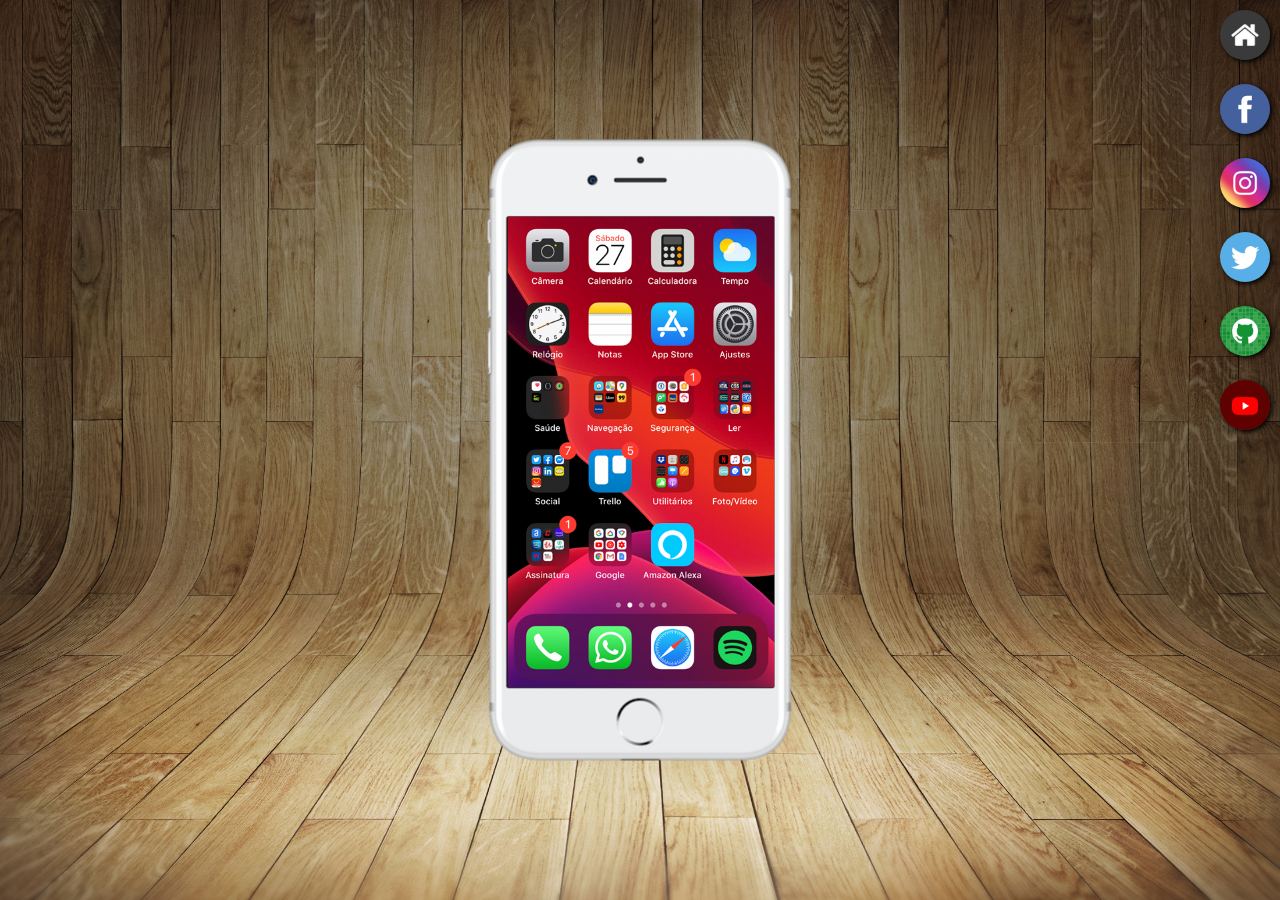
<file: index.html>
<!DOCTYPE html>
<html lang="pt">
<head>
    <meta charset="UTF-8">
    <meta name="viewport" content="width=device-width, initial-scale=1.0">
    <title>Document</title>
    <link rel="stylesheet" href="style.css">
    <link rel="shortcut icon" href="favicon.ico" type="image/x-icon">
</head>
<body>
    <main>
        <section id="telefone">
            <iframe src="home.html" name="tela" id="tela" frameborder="0"></iframe>
        </section>
        <section id="redes">
            <a href="home.html" target="tela"><img src="pacote-d013/imagens/logo-home.jpg" alt=""></a> <br>
            <a href="face.html" target="tela"><img src="pacote-d013/imagens/logo-facebook.jpg" alt=""></a> <br>
            <a href="insta.html" target="tela"><img src="pacote-d013/imagens/logo-instagram.jpg" alt=""></a> <br>
            <a href="X.html" target="tela"><img src="pacote-d013/imagens/logo-twitter.jpg" alt=""></a> <br>
            <a href="git.html" target="tela"><img src="pacote-d013/imagens/logo-github.jpg" alt=""></a> <br>
            <a href="youtube.html" target="tela"><img src="pacote-d013/imagens/logo-youtube.jpg" alt="Youtube"></a> 
        </section>
    </main>
</body>
</html>
</file>
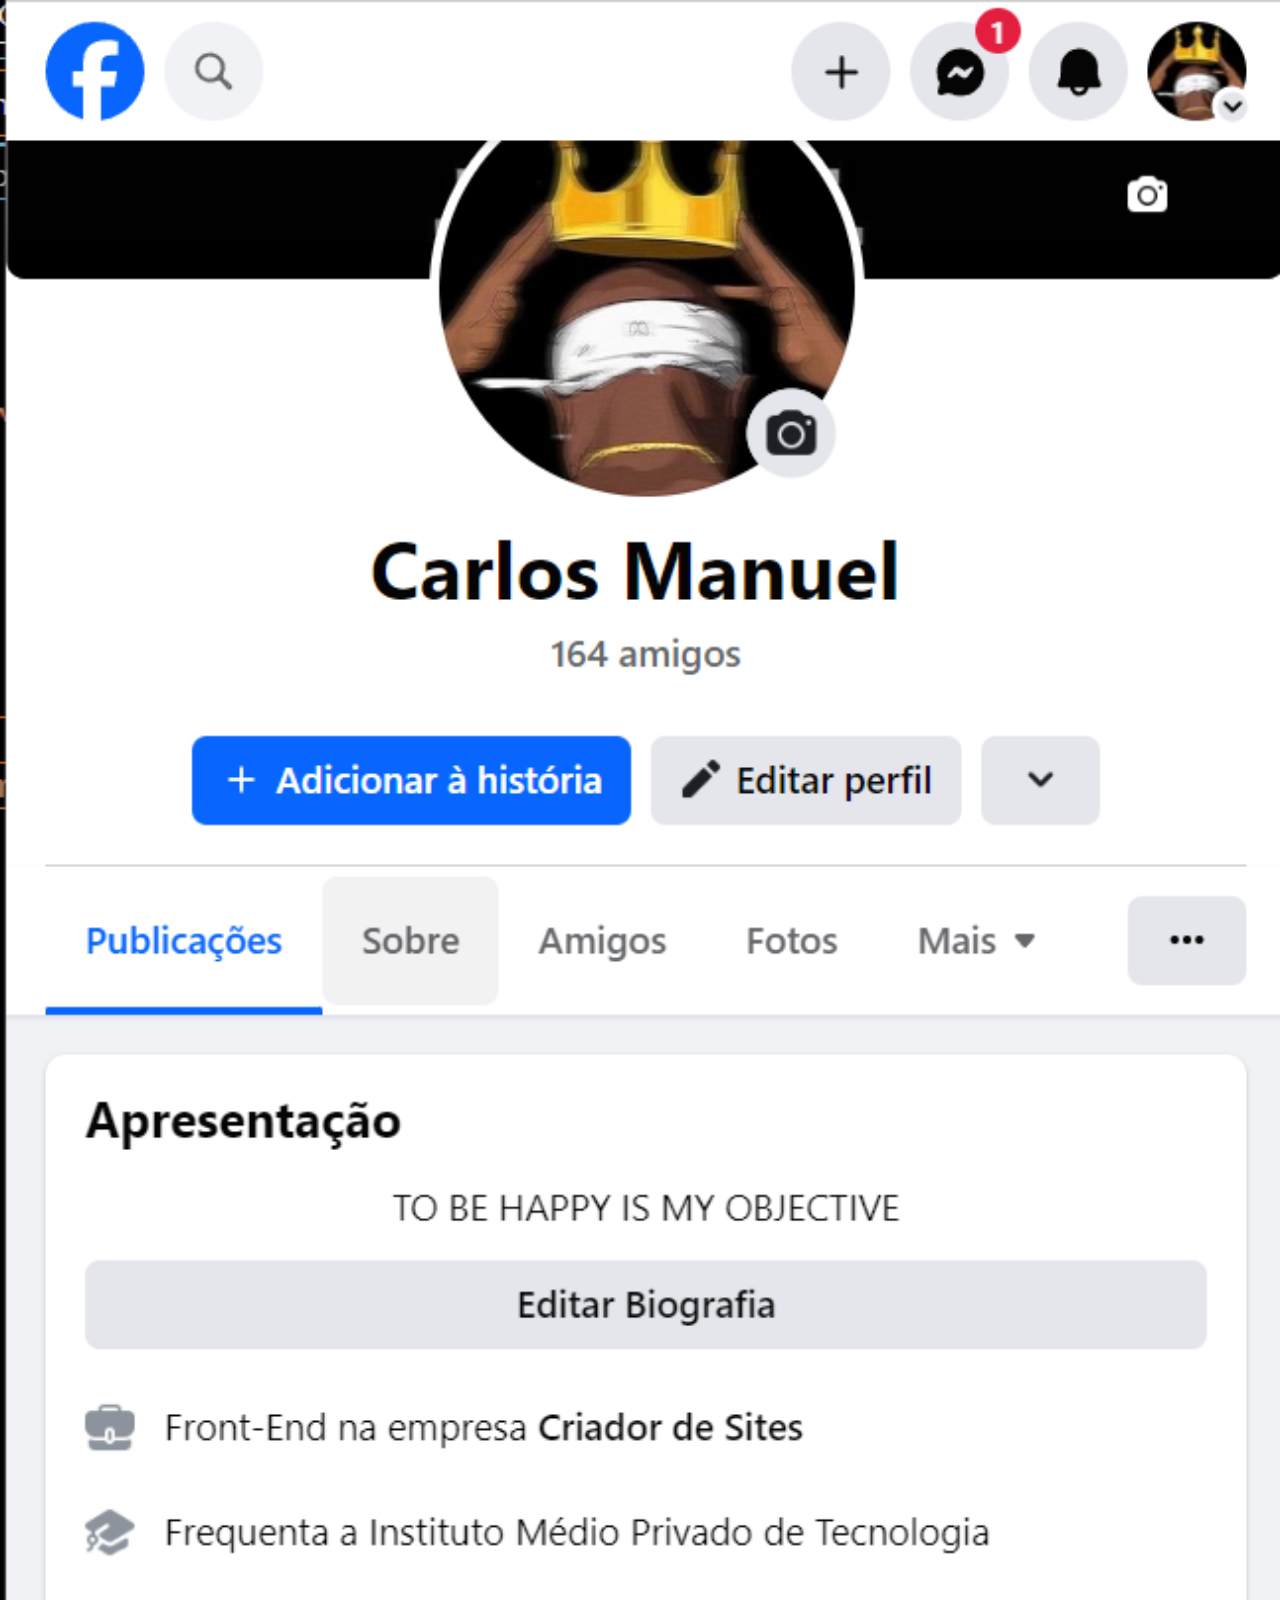
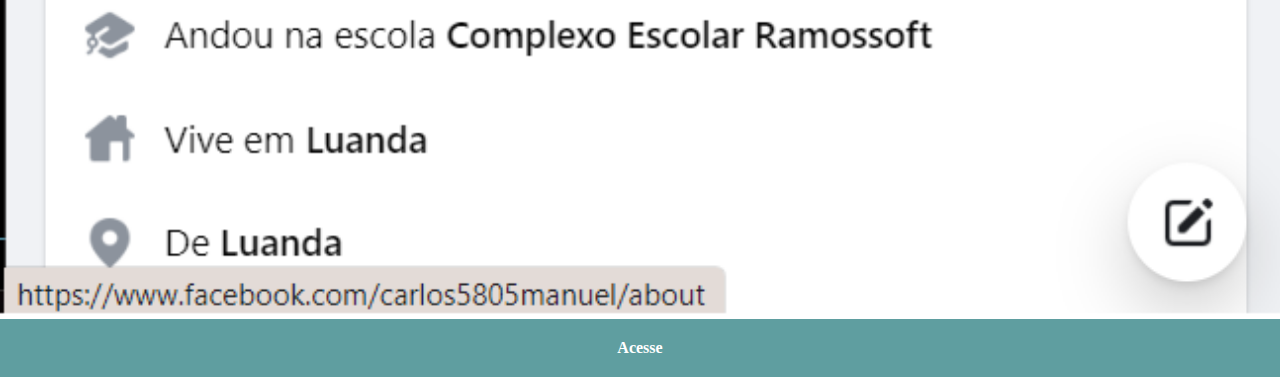
<file: face.html>
<!DOCTYPE html>
<html lang="pt">
<head>
    <meta charset="UTF-8">
    <meta name="viewport" content="width=device-width, initial-scale=1.0">
    <title>Facebook</title>
    <style>
        *{
            font-family: 'Times New Roman', Times, serif;
            margin: 0px;
            padding: 0px;
        }
        ::-webkit-scrollbar{
            width: 0px;
            height: 0px;
        }
        img{
           width: 100vw;
        }
        a{
            display: block;
            background-color: cadetblue;
            padding: 20px;
            text-align: center;
            font-weight: bolder;
            text-decoration: none;
            color: white;
        }
        </style>
</head>
<body>
    <img src="fc.png" alt="">
    <a href="https://www.facebook.com/carlos5805manuel/" target="_blank">Acesse</a>
</body>
</html>
</file>
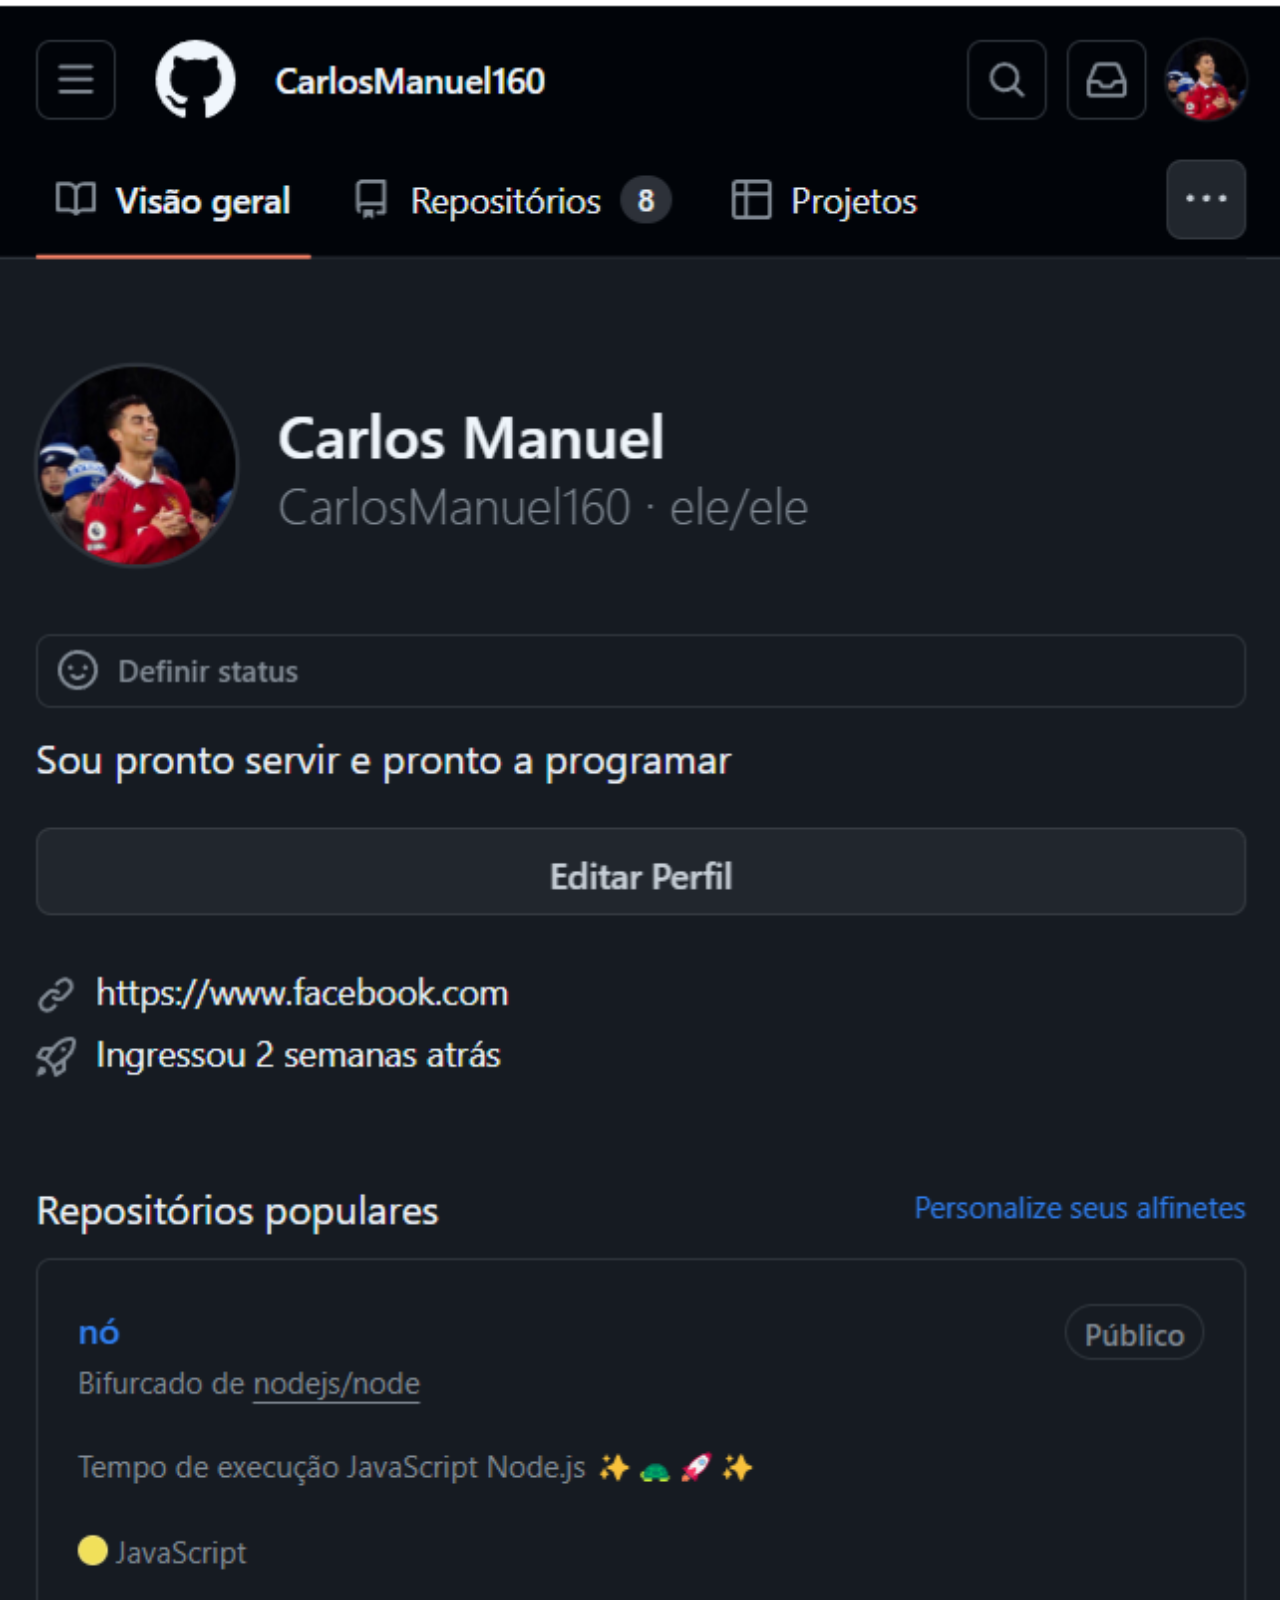
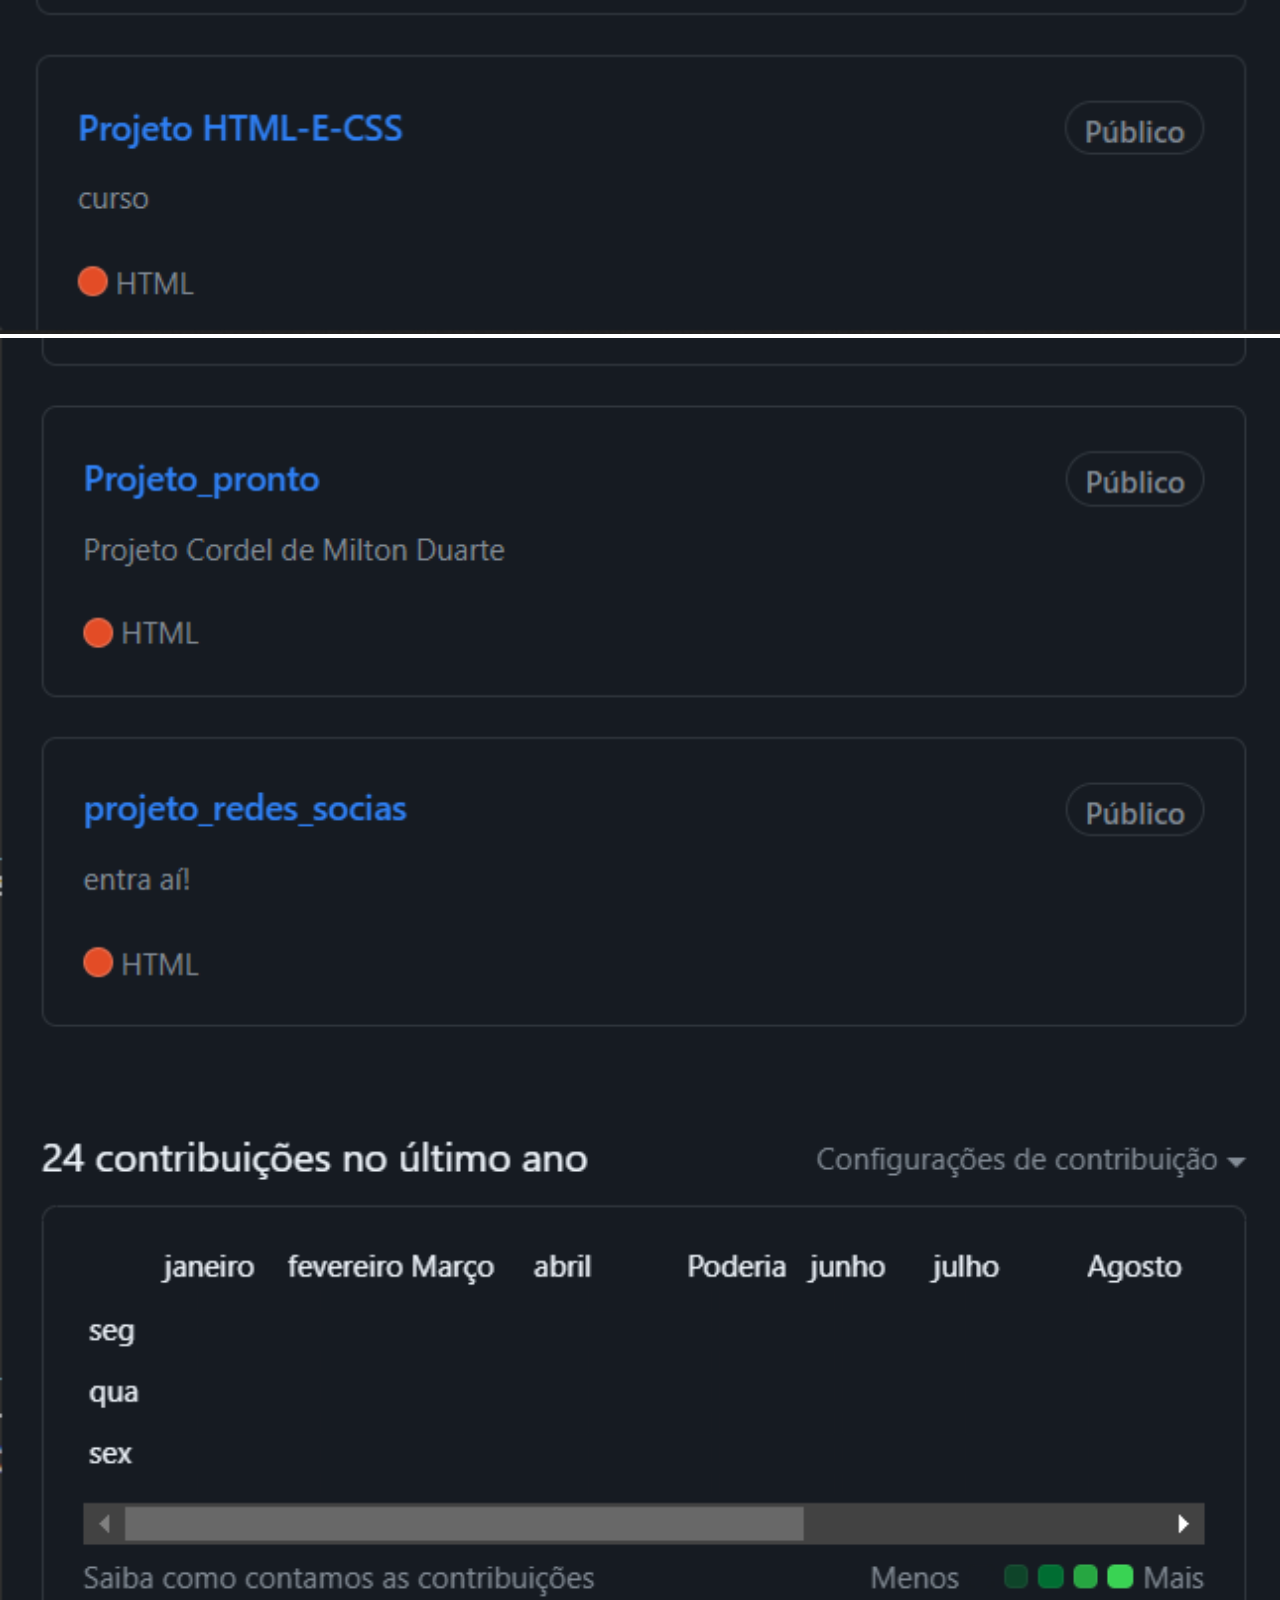
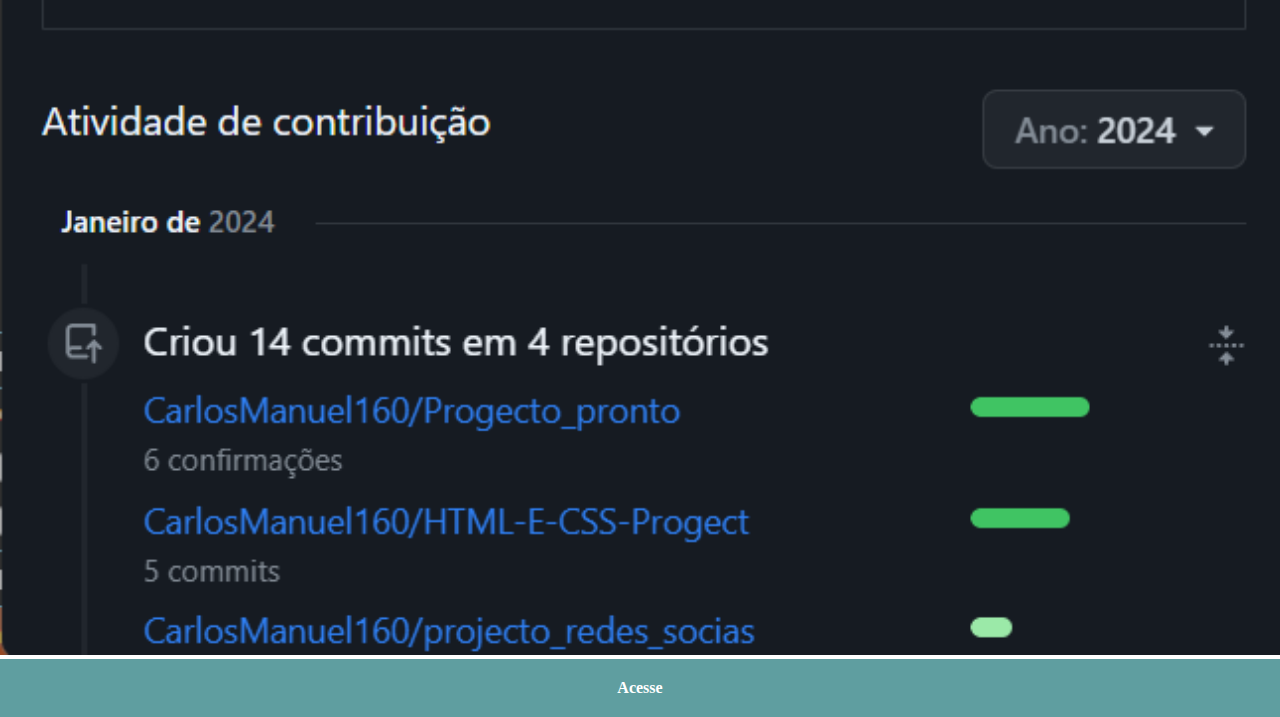
<file: git.html>
<!DOCTYPE html>
<html lang="pt">
<head>
    <meta charset="UTF-8">
    <meta name="viewport" content="width=device-width, initial-scale=1.0">
    <title>Github</title>
    <style>
        *{
            font-family: 'Times New Roman', Times, serif;
            margin: 0px;
            padding: 0px;
        }
        ::-webkit-scrollbar{
            width: 0px;
            height: 0px;
        }
        img{
           width: 100vw;
        }
        a{
            display: block;
            background-color: cadetblue;
            padding: 20px;
            text-align: center;
            font-weight: bolder;
            text-decoration: none;
            color: white;
        }
        </style>
</head>
<body>
    <img src="git.png" >
    <img src="gi2.png" > 
    <a href="https://github.com/CarlosManuel160">Acesse</a>
</body>
</html>
</file>
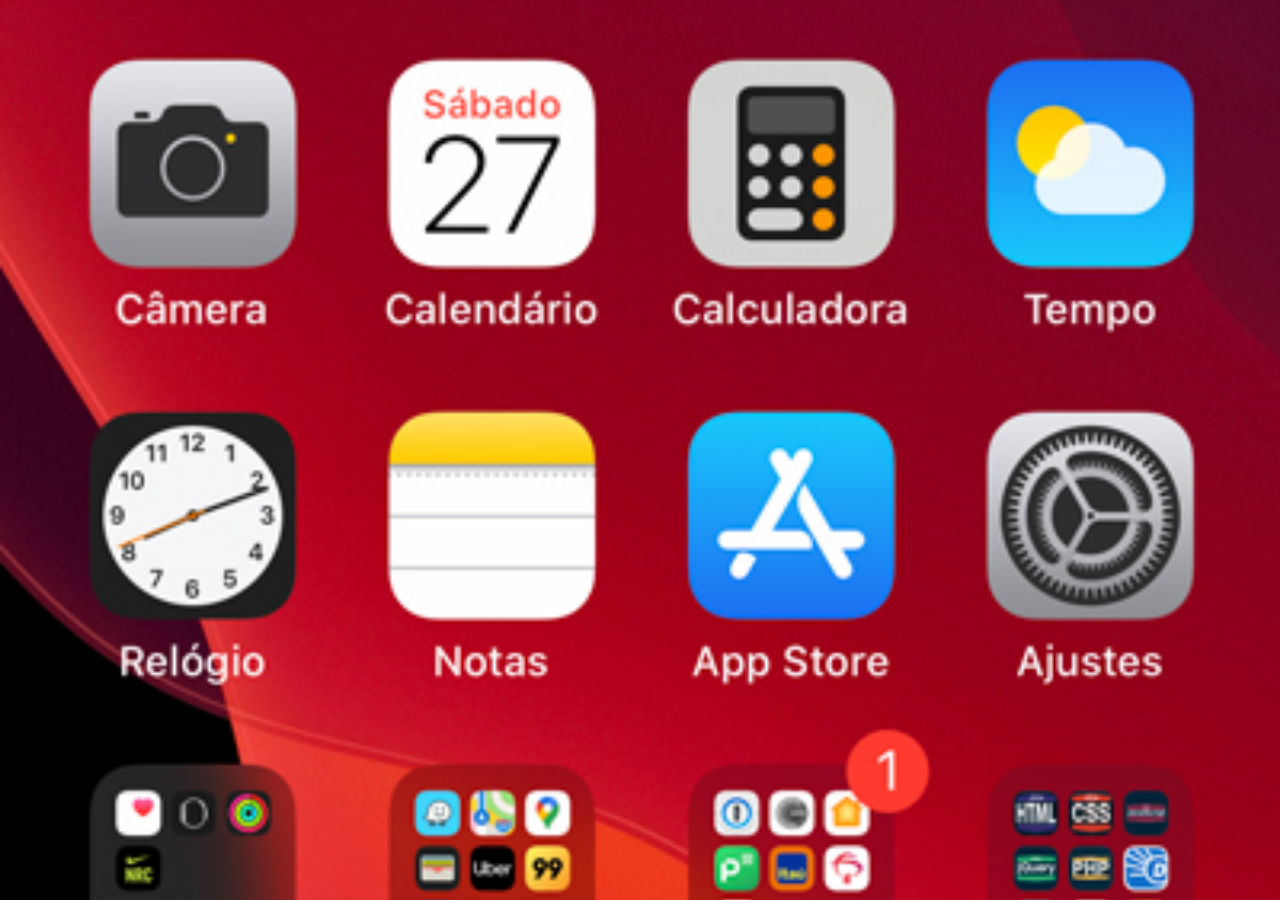
<file: home.html>
<!DOCTYPE html>
<html lang="pt">
<head>
    <meta charset="UTF-8">
    <meta name="viewport" content="width=device-width, initial-scale=1.0">
    <title>home</title>
    <style>
        *{
        margin: 0px;
        padding: 0px;
        }

        body{
            width: 100vw;
            height: 100vh;
            background: black url('pacote-d013/imagens/tela-home.jpg') no-repeat;
            background-size: cover;
        }
    </style>
</head>
<body>
    
</body>
</html>
</file>
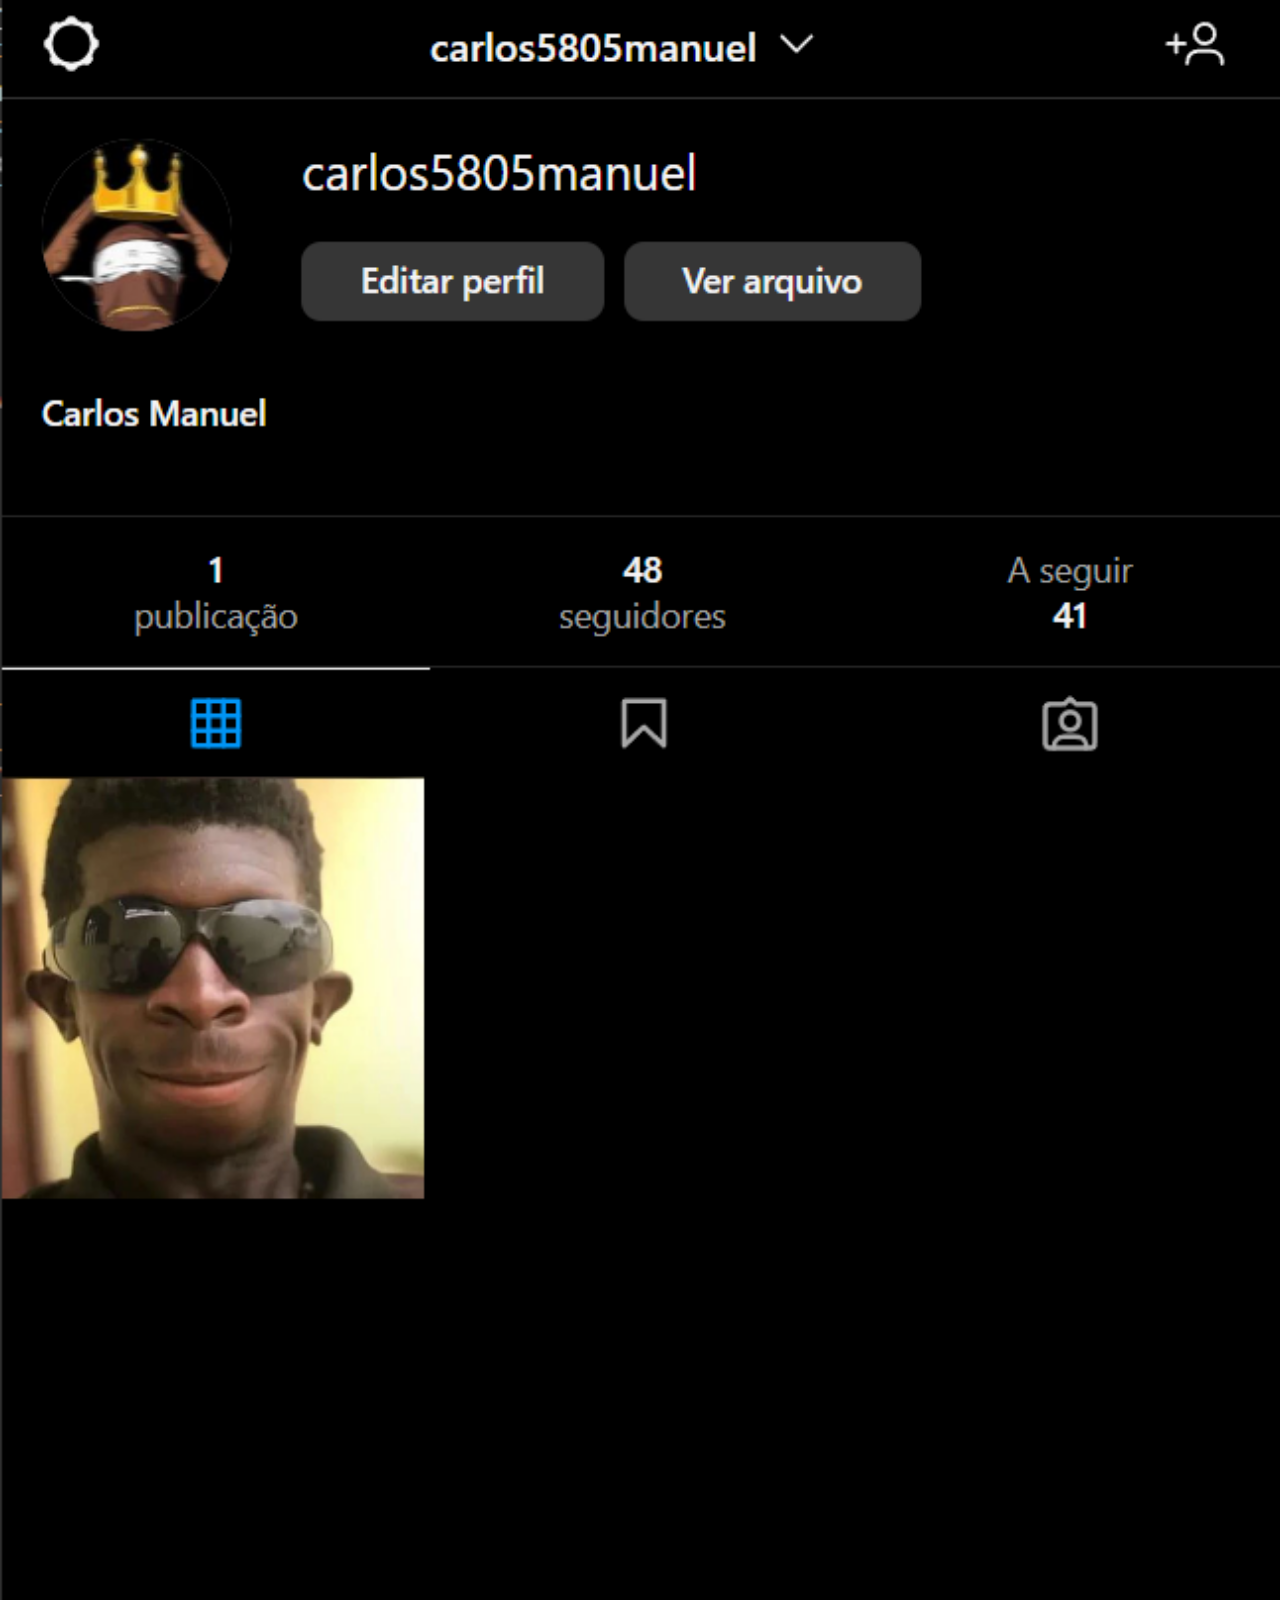
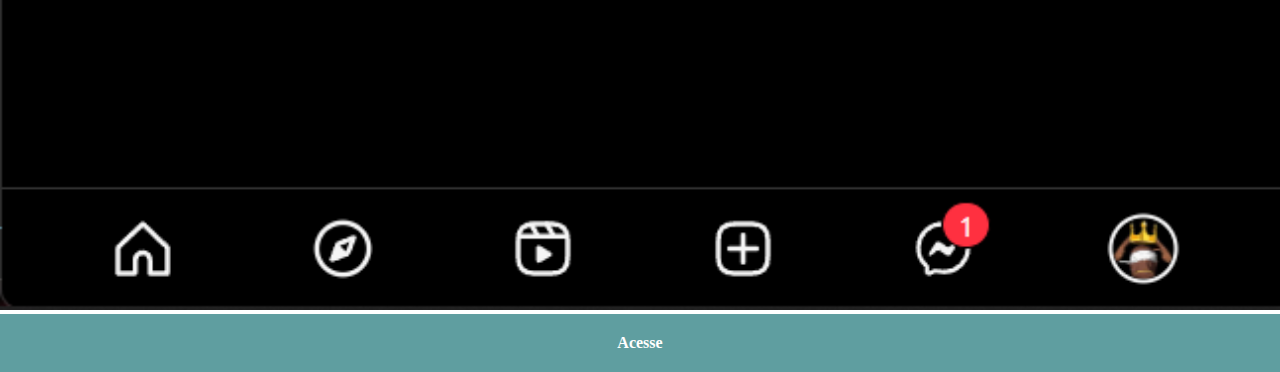
<file: insta.html>
<!DOCTYPE html>
<html lang="pt">
<head>
    <meta charset="UTF-8">
    <meta name="viewport" content="width=device-width, initial-scale=1.0">
    <title>Instagram</title>
    <style>
        *{
            font-family: 'Times New Roman', Times, serif;
            margin: 0px;
            padding: 0px;
        }
        ::-webkit-scrollbar{
            width: 0px;
            height: 0px;
        }
        img{
           width: 100vw;
        }
        a{
            display: block;
            background-color: cadetblue;
            padding: 20px;
            text-align: center;
            font-weight: bolder;
            text-decoration: none;
            color: white;
        }
        </style>
</head>
<body>
    <img src="inst.png" alt="">
    <a href="https://www.instagram.com/carlos5805manuel/" target="_blank">Acesse</a>
</body>
</html>
</file>
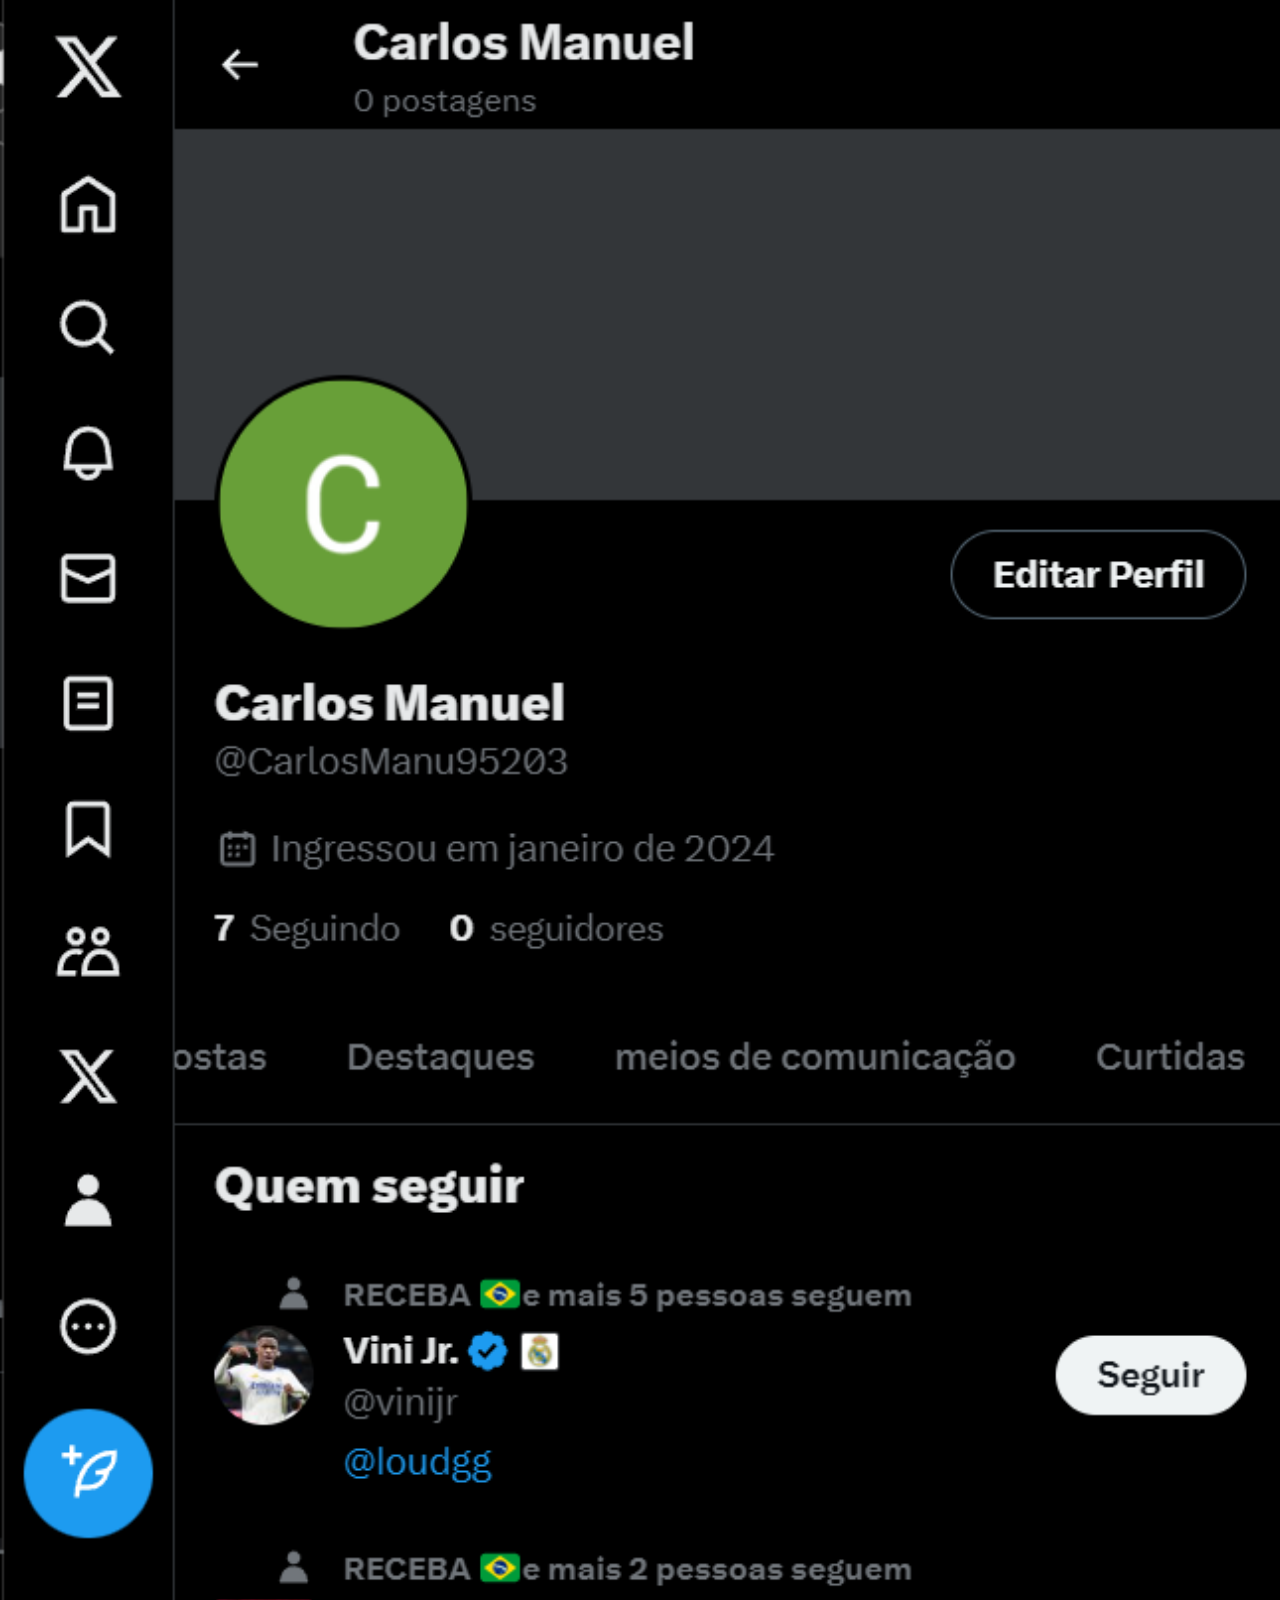
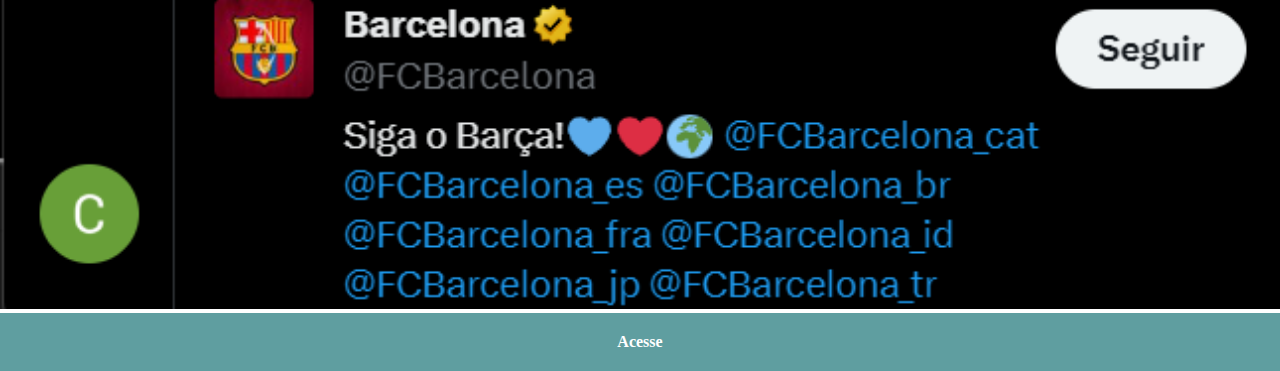
<file: X.html>
<!DOCTYPE html>
<html lang="pt">
<head>
    <meta charset="UTF-8">
    <meta name="viewport" content="width=device-width, initial-scale=1.0">
    <title>Twitter(X)</title>
    <style>
        *{
            font-family: 'Times New Roman', Times, serif;
            margin: 0px;
            padding: 0px;
        }
        ::-webkit-scrollbar{
            width: 0px;
            height: 0px;
        }
        img{
           width: 100vw;
        }
        a{
            display: block;
            background-color: cadetblue;
            padding: 20px;
            text-align: center;
            font-weight: bolder;
            text-decoration: none;
            color: white;
        }
        </style>
</head>
<body>
    <img src="x.png" alt="">
    <a href="https://twitter.com/CarlosManu95203" target="_blank">Acesse</a>
</body>
</html>
</file>
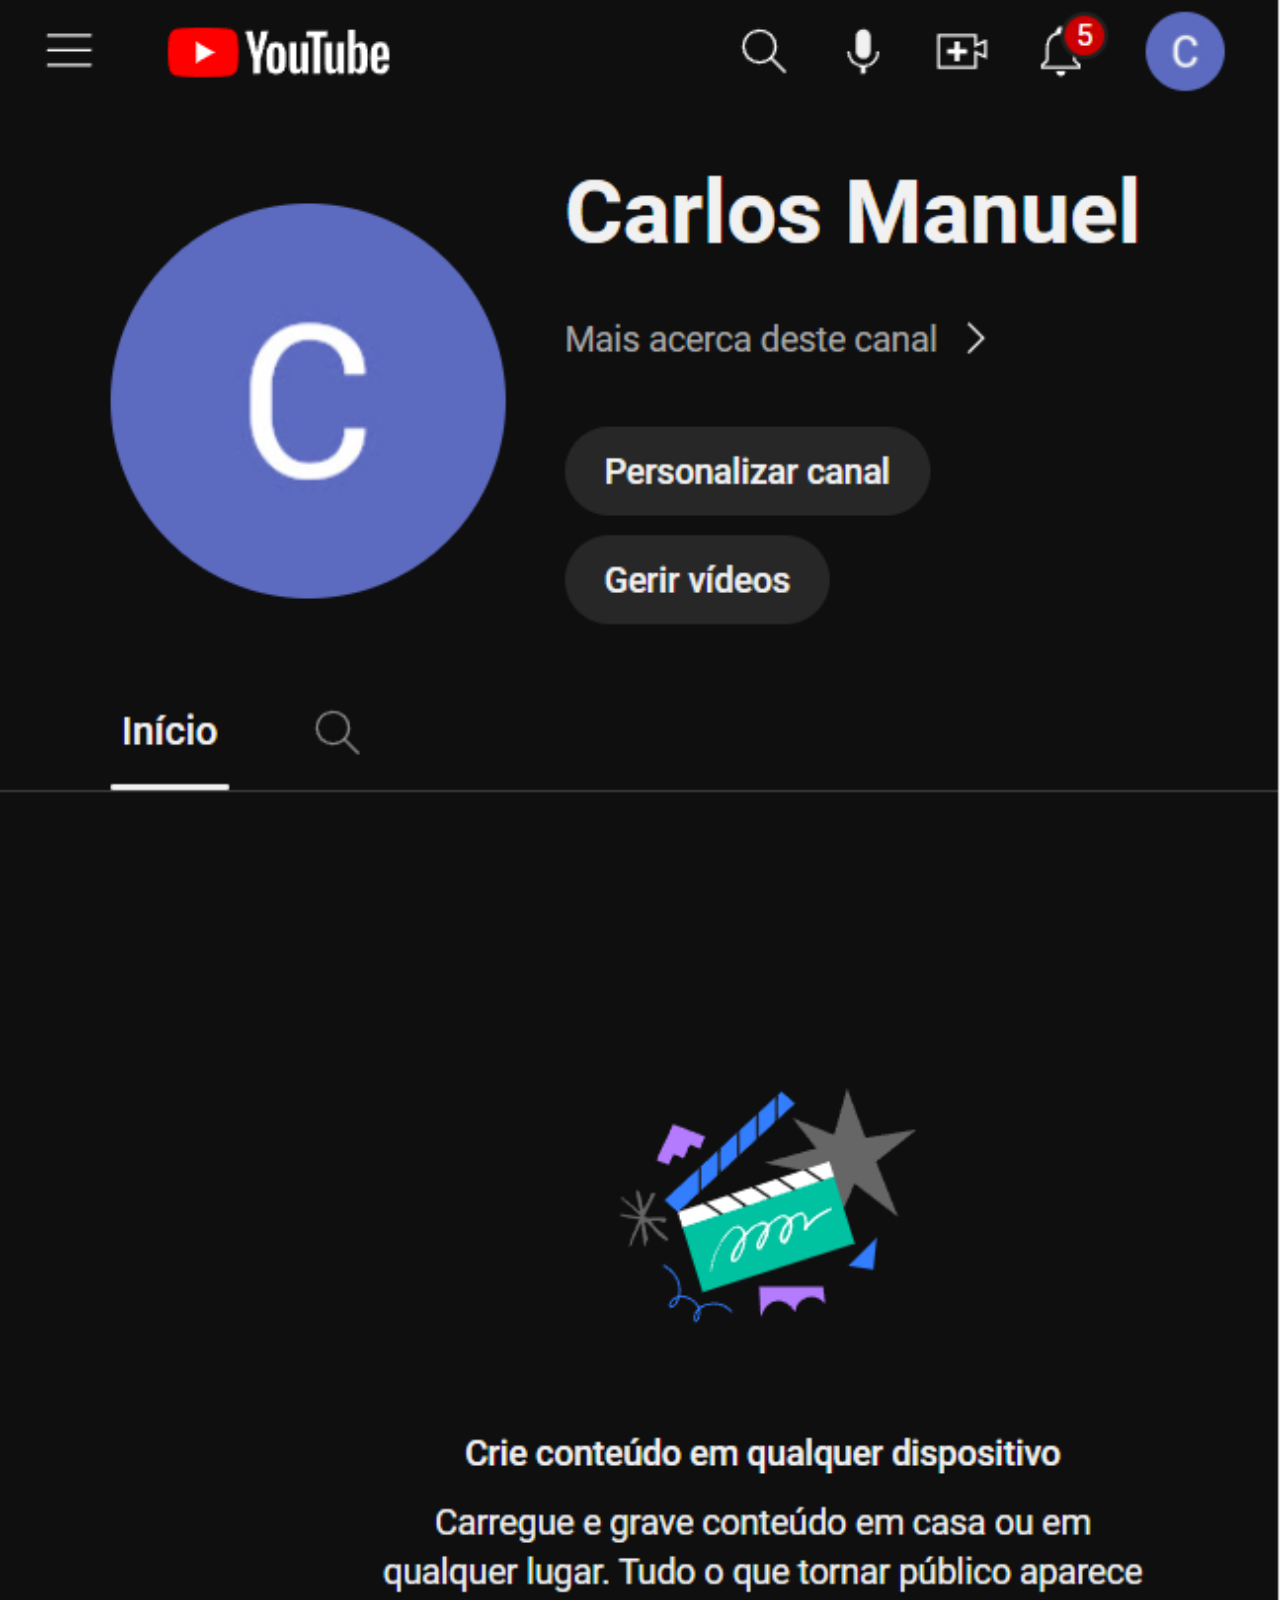
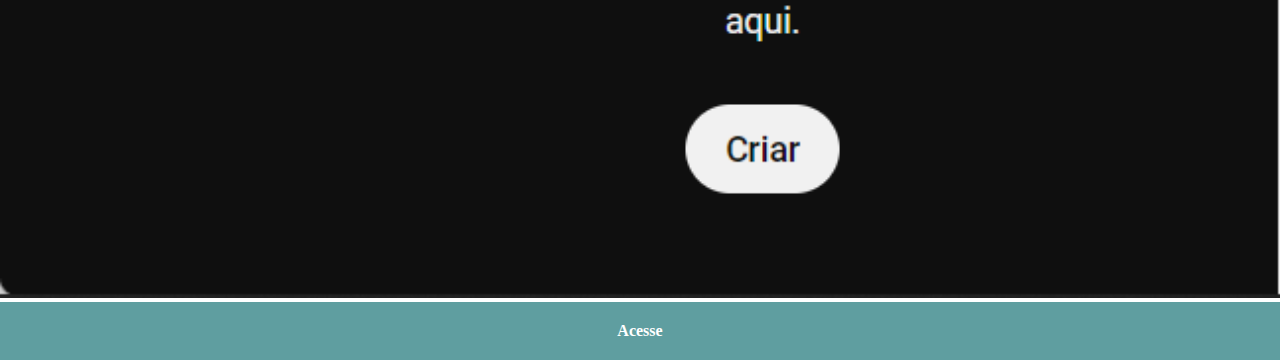
<file: youtube.html>
<!DOCTYPE html>
<html lang="pt">
<head>
    <meta charset="UTF-8">
    <meta name="viewport" content="width=device-width, initial-scale=1.0">
    <title>Youtube</title>
    <style>
*{
    font-family: 'Times New Roman', Times, serif;
    margin: 0px;
    padding: 0px;
}
::-webkit-scrollbar{
    width: 0px;
    height: 0px;
}
img{
   width: 100vw;
}
a{
    display: block;
    background-color: cadetblue;
    padding: 20px;
    text-align: center;
    font-weight: bolder;
    text-decoration: none;
    color: white;
}
    </style>
</head>
<body>
    <img src="yut.png" alt="">
    <a href="https://www.youtube.com/channel/UCK2y_kFGIcIuV1iVte-QhSw" target="_blank">Acesse</a>
</body>
</html>
</file>
<file: style.css>
@charset "UTF-8";

*{
    margin: 0px;
    padding: 0px;
}

html, body{
    height: 10vh;
    width: 100vw;

    background-image: url('pacote-d013/imagens/fundo-madeira.jpg');
    background-size: cover;
   background-attachment: fixed;
}

main{
    position: relative;
    height: 100vh;
    
}

section#telefone{
    position: absolute;
    top: 50%;
    left: 50%;
    transform: translate(-50%, -50%);

    height: 627px;
    width: 311px;
    background-image: url('pacote-d013/imagens/frame-iphone.png');

}
iframe#tela{
    position: relative;
    top: 80px;
    left: 23px;
    width: 267px;
    height: 471px;
    


}
section#redes{
    text-align: right;
}
section#redes  img{
    width: 50px;
    margin: 10px;
    border-radius: 50%;
    box-shadow: 2px 2px 5px black;
    box-sizing: border-box;
}
section#redes  img:hover{
    border: 2px solid white;
    transform: translate(-6px, -6px);
    box-shadow: 5px 5px 10px black;
    transition: transform 1s;
}
</file>
